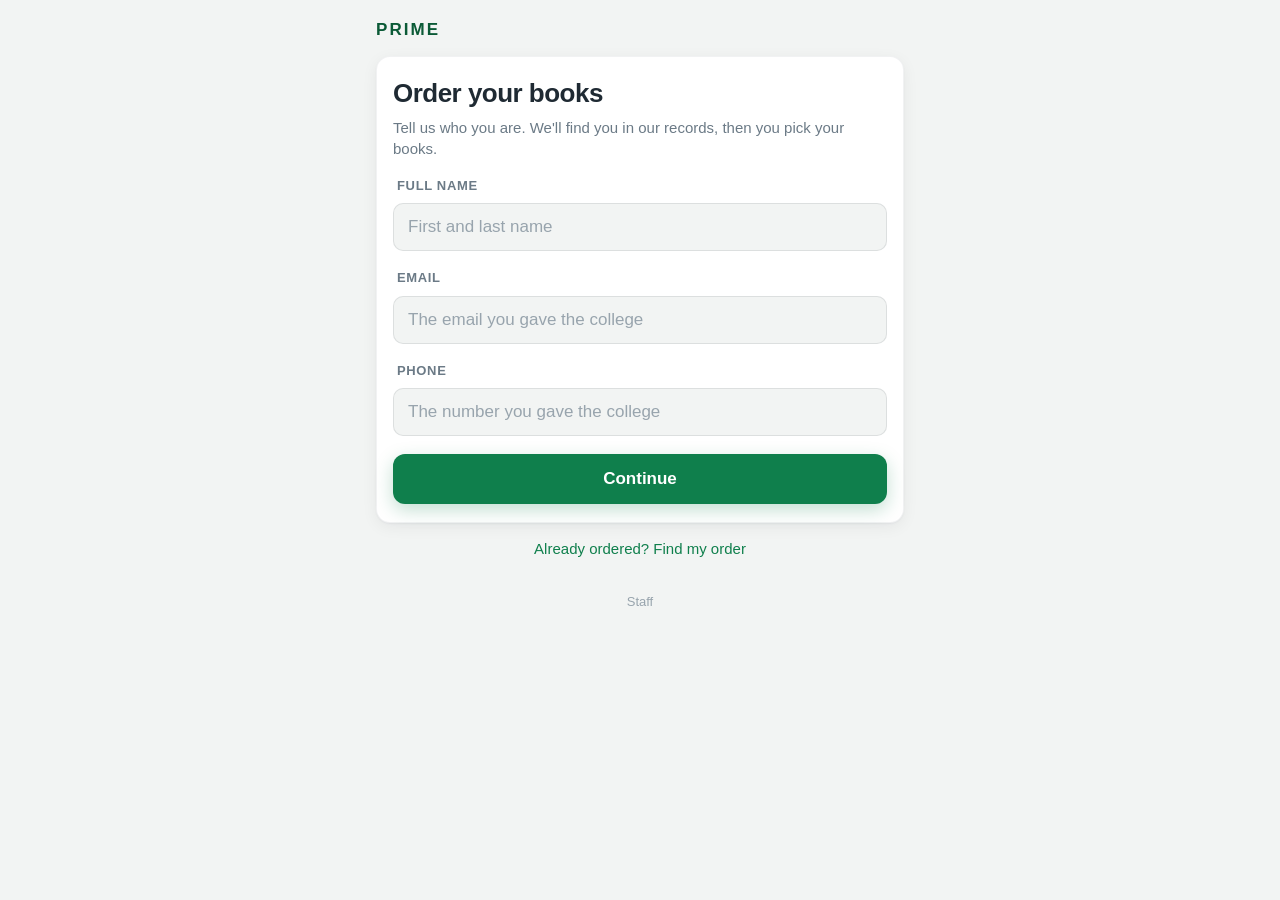
<file: index.html>
<!DOCTYPE html>
<html lang="en">
<head>
<base target="_top">
<meta charset="utf-8">
<meta name="viewport" content="width=device-width, initial-scale=1">
<title>PRIME Book Orders</title>
<meta name="theme-color" content="#1F4E33">
<link rel="icon" href="staff/icons/icon-192.png" type="image/png">
<link rel="apple-touch-icon" href="staff/icons/apple-touch-icon.png">
<style>
  /* Student page — iOS structure, CAS palette */
  :root { --accent:#0f7f4c; --accent-soft:#e6f4ed; --accent-ink:#0b5a36; --bg:#f2f4f3; --panel:#fff; --ink:#1f2a33; --muted:#6b7a86; --faint:#98a4ad;
          --line:rgba(31,42,51,.10); --line-soft:rgba(31,42,51,.06); --red:#c62828; --amber:#9a6700; --amber-bg:#fff4d6; --blue:#2f6fe0; --blue-bg:#e8f0fa; --grey-bg:#eef1f0;
          --shadow:0 1px 2px rgba(16,24,40,.04), 0 4px 16px rgba(16,24,40,.06); --r:14px; --r-sm:10px;
          --font:-apple-system,BlinkMacSystemFont,"SF Pro Text","Segoe UI",Roboto,Helvetica,Arial,sans-serif; --mono:ui-monospace,"SF Mono",Menlo,Consolas,monospace; }
  @media (prefers-color-scheme: dark) { :root { --bg:#0e1412; --panel:#171d1a; --ink:#eef2f0; --muted:#9aa8a1; --faint:#6f7d76; --line:rgba(255,255,255,.10); --line-soft:rgba(255,255,255,.06);
          --accent-soft:#163a2a; --accent-ink:#9fdcbd; --accent:#2bb673; --amber-bg:#3a2c0a; --amber:#f2c572; --blue-bg:#14233f; --blue:#9cc0ff; --grey-bg:#262d2a; --shadow:0 1px 2px rgba(0,0,0,.4), 0 4px 16px rgba(0,0,0,.35); } }
  * { box-sizing:border-box; -webkit-tap-highlight-color:transparent; }
  body { margin:0; font-family:var(--font); background:var(--bg); color:var(--ink); font-size:17px; line-height:1.4; -webkit-font-smoothing:antialiased; }
  .wrap { max-width:560px; margin:0 auto; padding:calc(12px + env(safe-area-inset-top,0px)) 16px calc(32px + env(safe-area-inset-bottom,0px)); }
  header { display:flex; align-items:center; justify-content:space-between; padding:6px 0 14px; }
  header h1 { font-size:17px; margin:0; font-weight:700; letter-spacing:.12em; color:var(--accent-ink); text-transform:uppercase; }
  header button { font-size:14px; padding:7px 12px; font-weight:600; background:var(--accent-soft); color:var(--accent-ink); border:none; border-radius:999px; }
  .card { background:var(--panel); border:1px solid var(--line-soft); border-radius:var(--r); padding:18px 16px; margin-bottom:14px; box-shadow:var(--shadow); animation:fade .18s ease-out; }
  @keyframes fade { from { opacity:0; transform:translateY(4px); } to { opacity:1; transform:none; } }
  h2 { font-size:26px; letter-spacing:-.02em; margin:0 0 6px; font-weight:700; }
  h3 { font-size:13px; text-transform:uppercase; letter-spacing:.05em; color:var(--muted); margin:20px 4px 8px; font-weight:600; }
  p { margin:6px 0; }
  .muted { color:var(--muted); font-size:15px; }
  label { display:block; font-size:13px; font-weight:600; text-transform:uppercase; letter-spacing:.05em; color:var(--muted); margin:18px 4px 8px; }
  input[type=text], input[type=tel], input[type=email], input[type=number], input[type=password], textarea, select {
    width:100%; font-size:17px; font-family:inherit; padding:13px 14px; border:1px solid var(--line); border-radius:var(--r-sm); background:var(--bg); color:var(--ink); }
  input::placeholder, textarea::placeholder { color:var(--faint); }
  input:focus, textarea:focus { outline:none; border-color:var(--accent); box-shadow:0 0 0 3px rgba(15,127,76,.18); background:var(--panel); }
  textarea { min-height:72px; resize:vertical; }
  .check { display:flex; align-items:flex-start; gap:14px; padding:14px; border:1px solid var(--line); border-radius:12px; margin-top:8px; cursor:pointer; text-transform:none; letter-spacing:0; font-size:17px; font-weight:500; color:var(--ink); transition:border-color .15s, background .15s; }
  .check:has(input:checked) { border-color:var(--accent); background:var(--accent-soft); }
  .check input { width:24px; height:24px; margin:0; flex:none; accent-color:var(--accent); }
  .check small { display:block; font-size:13px; font-weight:400; margin-top:2px; }
  .check .price { margin-left:auto; font-weight:700; white-space:nowrap; font-variant-numeric:tabular-nums; }
  button { font-size:17px; padding:13px 16px; border-radius:12px; border:none; background:var(--accent-soft); color:var(--accent-ink); cursor:pointer; font-family:inherit; font-weight:600; }
  button:active { opacity:.7; }
  button.primary { background:var(--accent); color:#fff; width:100%; margin-top:18px; box-shadow:0 6px 18px rgba(15,127,76,.25); padding:15px; }
  button.small { font-size:15px; padding:11px 14px; }
  button:disabled { opacity:.45; cursor:default; }
  .row { display:flex; gap:8px; flex-wrap:wrap; margin-top:12px; }
  .row button { flex:1; }
  .total { display:flex; justify-content:space-between; font-size:20px; font-weight:700; margin-top:18px; padding-top:14px; border-top:1px solid var(--line-soft); font-variant-numeric:tabular-nums; }
  .badge { display:inline-block; font-size:12px; font-weight:700; padding:4px 10px; border-radius:999px; white-space:nowrap; }
  .b-new { background:var(--grey-bg); color:var(--muted); }
  .b-sent { background:var(--amber-bg); color:var(--amber); }
  .b-ready { background:var(--accent-soft); color:var(--accent-ink); }
  .b-picked { background:var(--blue-bg); color:var(--blue); }
  .b-cancel { background:var(--grey-bg); color:var(--faint); }
  .code { font-family:var(--mono); font-size:40px; letter-spacing:8px; font-weight:700; text-align:center; padding:22px 16px 22px 24px; background:var(--accent-soft); color:var(--accent-ink); border-radius:14px; margin:12px 0; }
  .copybox { font-family:var(--mono); background:var(--bg); border:1px solid var(--line); border-radius:10px; padding:10px 12px; font-size:15px; word-break:break-all; display:flex; justify-content:space-between; align-items:center; gap:8px; margin:8px 0; }
  .copybox button { flex:none; padding:8px 12px; font-size:14px; transition: background .15s, color .15s; }
  .copybox button.copied, .small.copied { background:#0f7f4c !important; color:#fff !important; border-color:#0f7f4c !important; }
  .copybox.copied { border-color:#0f7f4c; background:#e6f4ed; }
  .steps { padding-left:20px; margin:8px 0; }
  .steps li { margin:8px 0; }
  .error { color:var(--red); font-size:14px; margin:12px 4px 0; font-weight:500; }
  .success { color:var(--accent-ink); font-size:15px; margin-top:10px; font-weight:500; }
  .hidden { display:none !important; }
  .order { border-top:1px solid var(--line-soft); padding:14px 0; }
  .order:first-child { border-top:none; padding-top:0; }
  .order .top { display:flex; justify-content:space-between; align-items:baseline; gap:8px; }
  .order .name { font-weight:700; font-size:17px; }
  .link { color:var(--accent); background:none; border:none; padding:0; font-size:15px; font-weight:500; }
  .center { text-align:center; }
  .spinner { text-align:center; padding:32px; color:var(--muted); }
  @media (prefers-reduced-motion: reduce) { .card { animation:none; } }
</style>
</head>
<body>
<div class="wrap">
  <header>
    <h1 id="brand">PRIME</h1>
  </header>

  <div id="loading" class="spinner">Loading…</div>

  <!-- ================= STUDENT: order form (3 steps) ================= -->
  <section id="v-order" class="hidden">
    <div class="card" id="step-who">
      <h2>Order your books</h2>
      <p class="muted">Tell us who you are. We'll find you in our records, then you pick your books.</p>
      <label for="f-name">Full name</label>
      <input id="f-name" type="text" autocomplete="name" placeholder="First and last name">
      <label for="f-email">Email</label>
      <input id="f-email" type="email" autocomplete="email" inputmode="email" placeholder="The email you gave the college">
      <label for="f-phone">Phone</label>
      <input id="f-phone" type="tel" autocomplete="tel" inputmode="tel" placeholder="The number you gave the college">
      <div id="f-error" class="error hidden"></div>
      <button class="primary" id="f-find" onclick="findMe()">Continue</button>
    </div>

    <div class="card hidden" id="step-confirm">
      <h2>Is this you?</h2>
      <div id="f-matches"></div>
      <div class="row"><button class="small" onclick="backToWho()">No, go back</button></div>
    </div>

    <div class="card hidden" id="step-books">
      <div class="muted" id="f-whoami"></div>
      <h3>Books</h3>
      <label class="check"><input type="checkbox" id="f-sorrentino" onchange="recalc()"><span>Sorrentino textbook<br><small class="muted" id="s-sorrentino"></small></span><span class="price" id="p-sorrentino"></span></label>
      <label class="check"><input type="checkbox" id="f-palliative" onchange="recalc()"><span>Palliative textbook + workbook (bundle)<br><small class="muted" id="s-palliative"></small></span><span class="price" id="p-palliative"></span></label>
      <label for="f-note">Note (optional)</label>
      <textarea id="f-note" placeholder="Anything we should know"></textarea>
      <div class="total"><span>To pay</span><span id="f-total">$0</span></div>
      <div id="f-error2" class="error hidden"></div>
      <button class="primary" id="f-submit" onclick="submitOrder()">Place order</button>
      <div class="row"><button class="small" onclick="backToWho()">Change my details</button></div>
    </div>
    <p class="center"><button class="link" onclick="go('find')">Already ordered? Find my order</button></p>
  </section>

  <!-- ================= STUDENT: find my order ================= -->
  <section id="v-find" class="hidden">
    <div class="card">
      <h2>Find my order</h2>
      <label for="s-contact">Email or phone you ordered with</label>
      <input id="s-contact" type="text" autocomplete="email">
      <label for="s-name">Full name</label>
      <input id="s-name" type="text" placeholder="As you typed it when ordering">
      <div id="s-error" class="error hidden"></div>
      <button class="primary" onclick="findMine()">Find</button>
      <div id="s-results"></div>
    </div>
    <p class="center"><button class="link" onclick="go('order')">Place a new order</button></p>
  </section>

  <!-- ================= STUDENT: order status ================= -->
  <section id="v-status" class="hidden">
    <div class="card">
      <div style="display:flex;justify-content:space-between;align-items:center;gap:8px">
        <h2 style="margin:0">Order #<span id="o-no"></span></h2>
        <span id="o-badge" class="badge"></span>
      </div>
      <p class="muted" id="o-summary"></p>
      <div id="o-body"></div>
      <p class="muted" style="margin-top:14px">Save this page. Bookmark it or copy the link; it updates by itself.</p>
      <div class="row"><button class="small" onclick="refreshStatus()">Refresh</button><button class="small" onclick="copyText(orderLink(), this)">Copy my link</button></div>
      <div id="o-error" class="error hidden"></div>
    </div>
    <p class="center"><button class="link" onclick="go('order')">Place another order</button></p>
  </section>

  <p class="center" style="margin-top:28px"><a href="staff/" style="font-size:13px;color:var(--faint);text-decoration:none">Staff</a></p>
</div>

<script src="config.js"></script>
<script>
  /* Runs outside Google Apps Script: same page, but google.script.run becomes a fetch() to the API. */
  (function () {
    var API = (window.PRIME_CONFIG && window.PRIME_CONFIG.api) || '';
    function make(ok, fail) {
      var api = { withSuccessHandler: function (f) { return make(f, fail); }, withFailureHandler: function (f) { return make(ok, f); } };
      return new Proxy(api, { get: function (t, name) { if (name in t) return t[name]; return function () {
        var args = Array.prototype.slice.call(arguments);
        if (!API) { fail && fail(new Error('This page is not connected to the order system yet.')); return; }
        fetch(API, { method: 'POST', headers: { 'Content-Type': 'text/plain;charset=utf-8' }, body: JSON.stringify({ fn: name, args: args }), redirect: 'follow' })
          .then(function (r) { if (!r.ok) throw new Error('Server error (' + r.status + ')'); return r.json(); })
          .then(function (j) { if (j && j.ok) ok && ok(j.result); else fail && fail(new Error((j && j.error) || 'Unexpected reply')); })
          .catch(function (e) { fail && fail(e); });
      }; } });
    }
    var params = {}; new URLSearchParams(location.search).forEach(function (v, k) { params[k] = v; });
    window.google = { script: { run: make(null, null), history: { replaceState: function (s, p) { var q = Object.keys(p || {}).map(function (k) { return k + '=' + encodeURIComponent(p[k]); }).join('&'); history.replaceState(null, '', location.pathname + (q ? '?' + q : '')); } } } };
    window.__INITIAL__ = params; window.__BASE_URL__ = location.origin + location.pathname;
  })();
</script>
<script>
  var INITIAL = window.__INITIAL__;
  var BASE_URL = window.__BASE_URL__;
  var state = { cfg:null, token:null, order:null, poll:null, matches:[], match:null };

  /* ---------- plumbing ---------- */
  function call(fn) {
    var args = Array.prototype.slice.call(arguments, 1);
    return new Promise(function (resolve, reject) {
      var runner = google.script.run.withSuccessHandler(resolve).withFailureHandler(function (e) { reject(e); });
      runner[fn].apply(runner, args);
    });
  }
  function $(id) { return document.getElementById(id); }
  function esc(s) { return String(s == null ? '' : s).replace(/[&<>"']/g, function (c) { return ({'&':'&amp;','<':'&lt;','>':'&gt;','"':'&quot;',"'":'&#39;'})[c]; }); }
  function money(n) { return '$' + Number(n || 0).toLocaleString('en-CA'); }
  function when(iso) { if (!iso) return ''; var d = new Date(iso); if (isNaN(d)) return String(iso); return d.toLocaleString('en-CA', { month:'short', day:'numeric', hour:'numeric', minute:'2-digit' }); }
  function showErr(id, msg) { var el = $(id); el.textContent = msg; el.classList.toggle('hidden', !msg); }
  function items(o) { var a = []; if (o.sorrentino) a.push('Sorrentino'); if (o.palliative) a.push('Palliative bundle'); return a.join(' + '); }
  function badge(o) {
    var cls = { NEW:'b-new', SENT:'b-sent', READY:'b-ready', PICKED_UP:'b-picked', CANCELLED:'b-cancel' }[o.status] || 'b-cancel';
    var txt = { NEW:'Waiting for payment', SENT:'Payment sent', READY:'Ready for pickup', PICKED_UP:'Picked up', CANCELLED:'Cancelled' }[o.status] || o.status;
    return '<span class="badge ' + cls + '">' + esc(txt) + '</span>';
  }
  function copyText(text, btn) {
    var done = function () {
      if (!btn) return;
      var t = btn.textContent, box = btn.closest ? btn.closest('.copybox') : null;
      btn.textContent = '\u2713 Copied'; btn.classList.add('copied'); if (box) box.classList.add('copied');
      setTimeout(function () { btn.textContent = t; btn.classList.remove('copied'); if (box) box.classList.remove('copied'); }, 1800);
    };
    var fallback = function () {
      var ta = document.createElement('textarea'); ta.value = text; ta.setAttribute('readonly', ''); ta.style.position = 'absolute'; ta.style.left = '-9999px';
      document.body.appendChild(ta); ta.select(); var ok = false;
      try { ok = document.execCommand('copy'); } catch (e) {}
      document.body.removeChild(ta);
      if (ok) done(); else if (btn) { btn.textContent = text; }
    };
    if (navigator.clipboard && navigator.clipboard.writeText) navigator.clipboard.writeText(text).then(done, fallback);
    else fallback();
  }
  function etrMessage(o) { return 'Order ' + o.orderNo + ' \u00b7 ' + (o.name || '') + (o.phone ? ' \u00b7 ' + o.phone : ''); }
  function stopPoll() { if (state.poll) { clearInterval(state.poll); state.poll = null; } }
  function orderLink() { return (BASE_URL || location.href.split('?')[0].split('#')[0]) + '?o=' + encodeURIComponent(state.token || ''); }
  function setUrlParams(params) {
    try {
      if (window.google && google.script && google.script.history) google.script.history.replaceState(null, params, '');
      else { var q = Object.keys(params).map(function (k) { return k + '=' + encodeURIComponent(params[k]); }).join('&'); history.replaceState(null, '', location.pathname + (q ? '?' + q : '')); }
    } catch (e) {}
  }

  var VIEWS = ['order', 'find', 'status'];
  function go(view) {
    stopPoll();
    VIEWS.forEach(function (v) { $('v-' + v).classList.toggle('hidden', v !== view); });
    $('loading').classList.add('hidden');
    if (view === 'status') startPoll();
    else setUrlParams({});
    window.scrollTo(0, 0);
  }

  /* ---------- student: order form ---------- */
  function showStep(id) { ['step-who', 'step-confirm', 'step-books'].forEach(function (x) { $(x).classList.toggle('hidden', x !== id); }); window.scrollTo(0, 0); }
  function backToWho() { state.match = null; showStep('step-who'); }
  function findMe() {
    showErr('f-error', '');
    var name = $('f-name').value.trim(), email = $('f-email').value.trim(), phone = $('f-phone').value.trim();
    if (!name) return showErr('f-error', 'Enter your full name.');
    if (!email && !phone) return showErr('f-error', 'Enter your email or your phone number.');
    var btn = $('f-find'); btn.disabled = true; btn.textContent = 'Looking you up…';
    call('findStudent', email, phone).then(function (r) {
      btn.disabled = false; btn.textContent = 'Continue';
      if (!r.found) return showErr('f-error', 'We couldn\'t find that email or phone number in our records. Check for typos, or ask reception to update your contact details.');
      state.matches = r.matches;
      if (r.matches.length === 1) return chooseMatch(0);
      $('f-matches').innerHTML = r.matches.map(function (m, i) {
        return '<div class="order"><div class="name">' + esc(m.name) + '</div><div class="muted">' + esc(m.batch) + '</div><div class="row"><button class="small" onclick="chooseMatch(' + i + ')">That\'s me</button></div></div>';
      }).join('');
      showStep('step-confirm');
    }).catch(function (e) { btn.disabled = false; btn.textContent = 'Continue'; showErr('f-error', e.message || String(e)); });
  }
  function chooseMatch(i) {
    var m = state.matches[i]; state.match = m;
    $('f-whoami').innerHTML = 'Ordering as <strong>' + esc(m.name) + '</strong> · ' + esc(m.batch) + ' <button class="link" onclick="backToWho()">not you?</button>';
    setBookLine('sorrentino', m.books.sorrentino);
    setBookLine('palliative', m.books.palliative);
    $('f-sorrentino').checked = false; $('f-palliative').checked = false;
    recalc(); showStep('step-books');
  }
  function setBookLine(key, b) {
    var st = $('s-' + key), pr = $('p-' + key);
    if (b.status === 'included') { st.textContent = 'Included in your fees'; pr.textContent = 'Included'; }
    else if (b.status === 'paid') { st.textContent = 'Our records show this was already paid' + (b.paidOn ? ' on ' + b.paidOn : '') + '. Order only if you still need the book.'; pr.textContent = money(b.price); }
    else { st.textContent = ''; pr.textContent = money(b.price); }
  }
  function recalc() {
    var m = state.match; if (!m) return;
    var t = ($('f-sorrentino').checked ? m.books.sorrentino.price : 0) + ($('f-palliative').checked ? m.books.palliative.price : 0);
    $('f-total').textContent = money(t);
  }
  function submitOrder() {
    showErr('f-error2', '');
    var form = { name:$('f-name').value, email:$('f-email').value, phone:$('f-phone').value, note:$('f-note').value,
                 sorrentino:$('f-sorrentino').checked, palliative:$('f-palliative').checked, matchKey: state.match ? state.match.key : '' };
    if (!form.sorrentino && !form.palliative) return showErr('f-error2', 'Choose at least one book.');
    var btn = $('f-submit'); btn.disabled = true; btn.textContent = 'Placing order…';
    call('createOrder', form).then(function (o) {
      btn.disabled = false; btn.textContent = 'Place order';
      showOrder(o);
    }).catch(function (e) { btn.disabled = false; btn.textContent = 'Place order'; showErr('f-error2', e.message || String(e)); });
  }

  /* ---------- student: status page ---------- */
  function showOrder(o) {
    state.order = o; state.token = o.token;
    setUrlParams({ o: o.token });
    // The status page needs the e-transfer email from config; wait for it (already loaded in the background).
    cfgReady.then(function () { renderOrder(); go('status'); });
  }
  function renderOrder() {
    var o = state.order, cfg = state.cfg;
    $('o-no').textContent = o.orderNo;
    $('o-badge').outerHTML = badge(o).replace('class="badge', 'id="o-badge" class="badge');
    $('o-summary').textContent = o.name + ' · ' + o.batch + ' · ' + items(o) + ' · ' + (o.included ? 'included in fees' : money(o.amount));
    var h = '';
    if ((o.status === 'NEW' || o.status === 'SENT') && o.included) {
      h += '<h3>Your books are included in your fees</h3><p>Nothing to pay. The office will confirm your order and your pickup code will appear here, usually the same day.</p>';
    } else if (o.status === 'NEW' || o.status === 'SENT') {
      h += '<h3>Send your e-transfer</h3><ol class="steps">' +
        '<li>Send <strong>' + money(o.amount) + '</strong> by Interac e-transfer to:' +
        '<div class="copybox"><span>' + esc(cfg.etransferEmail) + '</span><button class="small" onclick="copyText(\'' + esc(cfg.etransferEmail) + '\', this)">Copy</button></div></li>' +
        '<li>In the transfer <strong>message</strong>, paste this (your name and phone help us match it):' +
        '<div class="copybox"><span id="etr-msg">' + esc(etrMessage(o)) + '</span><button class="small" onclick="copyText(document.getElementById(\'etr-msg\').textContent, this)">Copy</button></div></li>' +
        '<li>Come back here and tap the button below.</li></ol>';
      if (o.status === 'NEW') h += '<button class="primary" onclick="markSent()">I\'ve sent the e-transfer</button>';
      else h += '<p class="success">Thanks. Sent ' + esc(when(o.sentAt)) + '. Your pickup code will appear here once the payment is confirmed (usually the same day).</p>';
    } else if (o.status === 'READY') {
      h += '<h3>Your pickup code</h3><div class="code">' + esc(o.pickupCode) + '</div><p>' + esc(cfg.pickupNote) + '</p>';
    } else if (o.status === 'PICKED_UP') {
      h += '<p class="success">Picked up ' + esc(when(o.pickedUpAt)) + '. Enjoy your books.</p>';
    } else if (o.status === 'CANCELLED') {
      h += '<p>This order was cancelled. If that\'s a mistake, talk to reception.</p>';
    }
    $('o-body').innerHTML = h;
  }
  function markSent() {
    showErr('o-error', '');
    call('markSent', state.token).then(function (o) { state.order = o; renderOrder(); }).catch(function (e) { showErr('o-error', e.message || String(e)); });
  }
  function refreshStatus() {
    if (!state.token) return;
    call('getOrder', state.token).then(function (o) { if (o) { state.order = o; renderOrder(); showErr('o-error', ''); } })
      .catch(function (e) { showErr('o-error', 'Could not refresh: ' + (e.message || e)); });
  }
  function startPoll() { stopPoll(); state.poll = setInterval(refreshStatus, 20000); }

  /* ---------- student: find my order ---------- */
  function findMine() {
    showErr('s-error', ''); $('s-results').innerHTML = '';
    call('findOrders', $('s-contact').value, $('s-name').value).then(function (list) {
      $('s-results').innerHTML = '<h3>Your orders</h3>' + list.map(function (o) {
        return '<div class="order"><div class="top"><span class="name">#' + o.orderNo + ' · ' + esc(items(o)) + '</span>' + badge(o) + '</div>' +
          '<div class="muted">' + esc(when(o.createdAt)) + ' · ' + money(o.amount) + '</div>' +
          '<div class="row"><button class="small" onclick="openFound(\'' + esc(o.token) + '\')">Open</button></div></div>';
      }).join('');
    }).catch(function (e) { showErr('s-error', e.message || String(e)); });
  }
  function openFound(token) { call('getOrder', token).then(function (o) { if (o) showOrder(o); }); }

  /* ---------- boot ---------- */
  function applyConfig(cfg) {
    state.cfg = cfg;
    $('brand').textContent = cfg.schoolName || 'PRIME';
    document.title = (cfg.schoolName ? cfg.schoolName + ' ' : '') + 'Book orders';
  }
  // Config (e-transfer email, pickup note) loads in the background so the form appears instantly,
  // even while the server is cold-starting. Retries once; falls back to safe defaults.
  state.cfg = { schoolName: 'PRIME', etransferEmail: '', pickupNote: 'Show this code at reception to pick up your books.' };
  var cfgReady = call('getPublicConfig').catch(function () { return call('getPublicConfig'); })
    .then(function (cfg) { if (cfg) applyConfig(cfg); return state.cfg; })
    .catch(function () { return state.cfg; });
  function boot() {
    var token = String(INITIAL.o || '').trim();
    if (token) {
      state.token = token;
      call('getOrder', token).then(function (o) { if (o) showOrder(o); else go('order'); }).catch(function () { go('order'); });
    } else go('order');
  }
  boot();
</script>
</body>
</html>
</file>
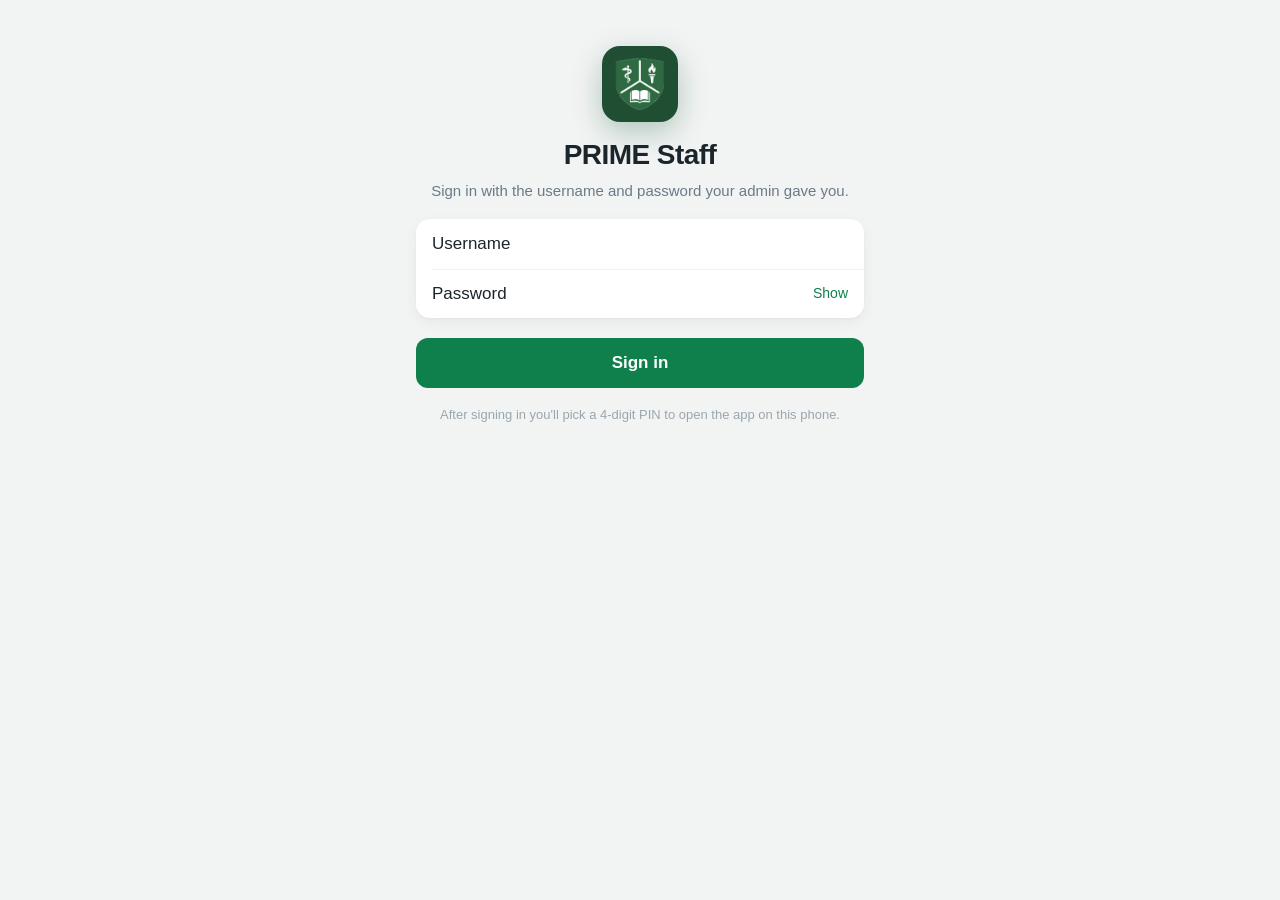
<file: staff/index.html>
<!DOCTYPE html>
<html lang="en">
<head>
<meta charset="utf-8">
<meta name="viewport" content="width=device-width, initial-scale=1, viewport-fit=cover">
<meta name="theme-color" content="#f2f4f3" media="(prefers-color-scheme: light)">
<meta name="theme-color" content="#0e1412" media="(prefers-color-scheme: dark)">
<meta name="apple-mobile-web-app-capable" content="yes">
<meta name="mobile-web-app-capable" content="yes">
<meta name="apple-mobile-web-app-status-bar-style" content="default">
<meta name="apple-mobile-web-app-title" content="PRIME Staff">
<meta name="format-detection" content="telephone=no">
<title>PRIME (Staff)</title>
<link rel="manifest" href="manifest.webmanifest">
<link rel="icon" href="icons/icon-192.png" type="image/png">
<link rel="apple-touch-icon" href="icons/apple-touch-icon.png">
<link rel="stylesheet" href="app.css">
</head>
<body>
<div id="app">

  <!-- ============ boot ============ -->
  <section id="v-boot" class="screen center"><div class="spinner" aria-label="Loading"></div></section>

  <!-- ============ one-time: server link (only if config.js has none) ============ -->
  <section id="v-setup" class="screen auth" hidden>
    <div class="hero"><div class="app-icon" aria-hidden="true"></div><h1>Connect</h1><p class="muted">Paste the order system link from Google Apps Script. It ends in <code>/exec</code>.</p></div>
    <div class="group"><input id="setup-url" class="cell-input" type="url" inputmode="url" placeholder="https://script.google.com/macros/s/…/exec" autocomplete="off" aria-label="Order system link"></div>
    <p id="setup-error" class="error" hidden></p>
    <button id="setup-go" class="btn primary block">Connect</button>
  </section>

  <!-- ============ first run: create the admin account ============ -->
  <section id="v-bootstrap" class="screen auth" hidden>
    <div class="hero"><div class="app-icon" aria-hidden="true"></div><h1>Set up PRIME Staff</h1><p class="muted">Create the admin account. You'll use it to add everyone else.</p></div>
    <div class="group">
      <label class="cell"><span>Setup PIN</span><input id="bs-pin" type="password" inputmode="numeric" autocomplete="off" placeholder="From Settings"></label>
      <label class="cell"><span>Your name</span><input id="bs-name" type="text" autocomplete="name" placeholder="First and last name"></label>
      <label class="cell"><span>Username</span><input id="bs-username" type="text" autocapitalize="none" autocorrect="off" spellcheck="false" autocomplete="username" placeholder="e.g. hsg"></label>
      <label class="cell"><span>Password</span><input id="bs-password" type="password" autocomplete="new-password" placeholder="8+ characters"></label>
      <label class="cell"><span>Confirm</span><input id="bs-password2" type="password" autocomplete="new-password" placeholder="Type it again"></label>
    </div>
    <p class="group-foot">The setup PIN is the admin PIN in the Settings tab of the Book Orders sheet (1234 unless you changed it). It's only used this once.</p>
    <p id="bs-error" class="error" hidden></p>
    <button id="bs-go" class="btn primary block">Create admin account</button>
  </section>

  <!-- ============ sign in ============ -->
  <section id="v-login" class="screen auth" hidden>
    <div class="hero"><div class="app-icon" aria-hidden="true"></div><h1>PRIME Staff</h1><p class="muted">Sign in with the username and password your admin gave you.</p></div>
    <form id="login-form" autocomplete="on" novalidate>
      <div class="group">
        <label class="cell"><span>Username</span><input id="login-username" name="username" type="text" autocapitalize="none" autocorrect="off" spellcheck="false" autocomplete="username" enterkeyhint="next"></label>
        <label class="cell"><span>Password</span><input id="login-password" name="password" type="password" autocomplete="current-password" enterkeyhint="go"><button type="button" class="reveal" data-reveal="login-password" aria-label="Show password">Show</button></label>
      </div>
      <p id="login-error" class="error" hidden></p>
      <button id="login-go" type="submit" class="btn primary block">Sign in</button>
    </form>
    <p class="fineprint center">After signing in you'll pick a 4-digit PIN to open the app on this phone.</p>
  </section>

  <!-- ============ PIN pad (unlock / create / change) ============ -->
  <section id="v-pin" class="screen pin" hidden>
    <div class="pin-head">
      <div id="pin-avatar" class="avatar xl" aria-hidden="true"></div>
      <h1 id="pin-title">Enter your PIN</h1>
      <p id="pin-sub" class="muted"></p>
    </div>
    <div id="pin-dots" class="pin-dots" aria-live="polite"><i></i><i></i><i></i><i></i></div>
    <p id="pin-error" class="error center" hidden></p>
    <div class="keypad" id="keypad">
      <button data-key="1">1</button><button data-key="2">2<small>ABC</small></button><button data-key="3">3<small>DEF</small></button>
      <button data-key="4">4<small>GHI</small></button><button data-key="5">5<small>JKL</small></button><button data-key="6">6<small>MNO</small></button>
      <button data-key="7">7<small>PQRS</small></button><button data-key="8">8<small>TUV</small></button><button data-key="9">9<small>WXYZ</small></button>
      <span></span><button data-key="0">0</button><button data-key="del" class="del" aria-label="Delete">&#9003;</button>
    </div>
    <p class="center"><button id="pin-alt" class="link"></button></p>
  </section>

  <!-- ============ the app ============ -->
  <section id="v-main" class="main" hidden>
    <header class="nav" id="nav">
      <div class="nav-left" id="nav-left"></div>
      <div class="nav-title" id="nav-title"></div>
      <div class="nav-right" id="nav-right"></div>
    </header>
    <div id="practice-bar" class="practice-bar" hidden><b>Practice mode</b> · nothing made now counts: no stock, pings or emails. Wipe it under Admin.</div>
    <div id="offline" class="offline" hidden>You're offline. Changes will work again when you're back online.</div>
    <main id="page" class="page"></main>
    <div id="drawer" class="drawer" hidden>
      <div class="drawer-scrim" data-act="drawer-close"></div>
      <aside class="drawer-panel" aria-label="Menu">
        <div class="drawer-head"><span class="brand"><i></i>PRIME</span><button class="nav-btn" data-act="drawer-close" aria-label="Close menu">&times;</button></div>
        <div class="drawer-who" id="drawer-who"></div>
        <nav class="tabbar" id="tabbar" aria-label="Sections"></nav>
      </aside>
    </div>
  </section>

  <!-- ============ overlays ============ -->
  <div id="dlg" class="dlg" hidden role="dialog" aria-modal="true"></div>
  <div id="toast" class="toast" role="status" aria-live="polite" hidden></div>
</div>
<script src="receipt.js"></script>
<script src="xlsx.js" defer></script>
<script src="rmimport.js" defer></script>
<script src="../config.js"></script>
<script src="app.js"></script>
</body>
</html>
</file>
<file: staff/app.css>
/* PRIME Staff v2 — iOS structure, CAS palette. */
:root {
  --accent: #0f7f4c; --accent-press: #0c6b40; --accent-soft: #e6f4ed; --accent-ink: #0b5a36;
  --bg: #f2f4f3; --panel: #ffffff; --panel-2: #f7f9f8; --fill: rgba(118,128,124,.12);
  --ink: #1b252c; --muted: #6b7a86; --faint: #9aa6ae;
  --sep: rgba(60,70,80,.14); --line-soft: rgba(31,42,51,.06);
  --red: #d0342c; --red-soft: #fdecea; --amber: #9a6100; --amber-soft: #fff3d6; --blue: #2f6fe0; --blue-soft: #e8f0fb; --grey-soft: #eef1f0;
  --shadow: 0 1px 2px rgba(16,24,40,.04), 0 4px 14px rgba(16,24,40,.05);
  --shadow-lg: 0 18px 50px rgba(16,24,40,.22);
  --r: 14px; --r-sm: 10px;
  --safe-t: env(safe-area-inset-top, 0px); --safe-b: env(safe-area-inset-bottom, 0px);
  --tabbar-h: 56px;
  --font: -apple-system, BlinkMacSystemFont, "SF Pro Text", "Segoe UI", Roboto, Helvetica, Arial, sans-serif;
  --mono: ui-monospace, "SF Mono", Menlo, Consolas, monospace;
  color-scheme: light;
}
@media (prefers-color-scheme: dark) {
  :root { --bg: #0e1412; --panel: #1a211e; --panel-2: #222a26; --fill: rgba(150,160,155,.16);
    --ink: #eef2f0; --muted: #9eaba5; --faint: #6f7d76; --sep: rgba(255,255,255,.12); --line-soft: rgba(255,255,255,.06);
    --accent: #2fb877; --accent-press: #27a068; --accent-soft: #173a2a; --accent-ink: #a3e0c1;
    --red: #ff6b61; --red-soft: #3b1e1c; --amber: #f3c16b; --amber-soft: #392b0c; --blue: #8fb6ff; --blue-soft: #16243d; --grey-soft: #262e2a;
    --shadow: 0 1px 2px rgba(0,0,0,.5); --shadow-lg: 0 18px 50px rgba(0,0,0,.6); color-scheme: dark; }
  @supports not (background: color-mix(in srgb, red 50%, blue)) { .nav { background: rgba(14,20,18,.92); } .tabbar { background: rgba(26,33,30,.94); } }
}

* { box-sizing: border-box; -webkit-tap-highlight-color: transparent; }
html, body { margin: 0; min-height: 100%; background: var(--bg); }
body { font-family: var(--font); color: var(--ink); font-size: 17px; line-height: 1.38; -webkit-font-smoothing: antialiased; -webkit-text-size-adjust: 100%; overscroll-behavior-y: none; }
[hidden] { display: none !important; }
button, input, textarea, select { font: inherit; color: inherit; }
button { cursor: pointer; border: none; background: none; padding: 0; }
button:disabled { opacity: .45; cursor: default; }
a { color: var(--accent); text-decoration: none; }
code { font-family: var(--mono); font-size: .88em; background: var(--fill); padding: 1px 6px; border-radius: 5px; }
.muted { color: var(--muted); }
.faint { color: var(--faint); }
.center { text-align: center; }
.error { color: var(--red); font-size: 14px; font-weight: 500; margin: 10px 4px 0; }
.fineprint { font-size: 13px; color: var(--faint); margin: 18px 12px; }

/* ---------- buttons ---------- */
.btn { display: inline-flex; align-items: center; justify-content: center; gap: 8px; min-height: 44px; padding: 11px 18px; border-radius: 12px; font-weight: 600; font-size: 16px;
       background: var(--accent-soft); color: var(--accent-ink); transition: transform .08s ease, background .15s; }
.btn:active:not(:disabled) { transform: scale(.98); }
.btn.primary { background: var(--accent); color: #fff; }
.btn.primary:active:not(:disabled) { background: var(--accent-press); }
.btn.danger { background: var(--red-soft); color: var(--red); }
.btn.plain { background: transparent; color: var(--accent); padding-left: 8px; padding-right: 8px; }
.btn.block { display: flex; width: 100%; margin-top: 20px; min-height: 50px; font-size: 17px; }
.btn svg { width: 18px; height: 18px; flex: none; }
.btn.small { min-height: 34px; padding: 6px 12px; font-size: 14px; border-radius: 9px; }
.link { color: var(--accent); font-size: 15px; font-weight: 500; padding: 8px; }
.link.danger { color: var(--red); }

/* ---------- auth screens ---------- */
.screen { max-width: 480px; margin: 0 auto; padding: calc(20px + var(--safe-t)) 16px calc(28px + var(--safe-b)); animation: fade .2s ease-out; }
.screen.center { display: flex; align-items: center; justify-content: center; min-height: 80vh; }
@keyframes fade { from { opacity: 0; transform: translateY(6px); } to { opacity: 1; transform: none; } }
.hero { text-align: center; padding: 26px 8px 18px; }
.hero h1 { font-size: 28px; letter-spacing: -.02em; margin: 14px 0 6px; }
.hero .muted { font-size: 15px; margin: 0; }
.app-icon { width: 76px; height: 76px; margin: 0 auto; border-radius: 18px; background: url(icons/apple-touch-icon.png) center/cover, #1F4E33; box-shadow: 0 10px 30px rgba(15,80,50,.28); }

/* ---------- grouped inset lists (iOS Settings) ---------- */
.group { background: var(--panel); border-radius: var(--r); overflow: hidden; box-shadow: var(--shadow); }
.group + .group { margin-top: 18px; }
.group-head { font-size: 13px; font-weight: 500; text-transform: uppercase; letter-spacing: .04em; color: var(--muted); margin: 26px 16px 7px; }
.group-foot { font-size: 13px; color: var(--muted); margin: 7px 16px 0; line-height: 1.4; }
.cell { display: flex; align-items: center; gap: 12px; min-height: 48px; padding: 0 16px; position: relative; text-transform: none; letter-spacing: 0; font-size: 17px; color: var(--ink); margin: 0; font-weight: 400; }
.cell + .cell::before, .row + .row::before { content: ""; position: absolute; top: 0; left: 16px; right: 0; border-top: 1px solid var(--sep); transform: scaleY(.5); transform-origin: top; }
.cell > span:first-child { flex: 0 0 104px; color: var(--ink); }
.cell input, .cell textarea, .cell select { flex: 1; min-width: 0; border: none; outline: none; background: transparent; padding: 13px 0; font-size: 17px; text-align: left; }
.cell textarea { resize: none; min-height: 70px; padding-top: 13px; }
.cell input::placeholder, .cell textarea::placeholder { color: var(--faint); }
.cell.stack { flex-direction: column; align-items: stretch; gap: 0; padding-top: 10px; }
.cell.stack > span:first-child { flex: none; font-size: 13px; color: var(--muted); }
.cell.stack input, .cell.stack textarea { padding-top: 4px; }
.cell-input { width: 100%; border: none; outline: none; background: transparent; padding: 14px 16px; font-size: 17px; }
.reveal { font-size: 14px; color: var(--accent); font-weight: 500; padding: 8px 0 8px 8px; }

.row { display: flex; align-items: center; gap: 12px; min-height: 50px; padding: 10px 16px; position: relative; width: 100%; text-align: left; font-size: 17px; background: transparent; }
button.row:active, a.row:active { background: var(--fill); }
.row .grow { flex: 1; min-width: 0; }
.row .title { display: block; }
.row .sub { display: block; font-size: 14px; color: var(--muted); margin-top: 1px; overflow: hidden; text-overflow: ellipsis; }
.row .value { color: var(--muted); font-size: 16px; text-align: right; max-width: 55%; overflow: hidden; text-overflow: ellipsis; white-space: nowrap; }
.row .chev { color: var(--faint); flex: none; display: flex; }
.row .chev svg { width: 14px; height: 14px; }
.row.danger .title { color: var(--red); }
.row.accent .title { color: var(--accent); }
.row .ic { width: 30px; height: 30px; border-radius: 8px; display: flex; align-items: center; justify-content: center; flex: none; color: #fff; background: var(--accent); }
.row .ic svg { width: 18px; height: 18px; }
.ic.blue { background: #3b82f6; } .ic.amber { background: #e59a1a; } .ic.grey { background: #8a969e; } .ic.red { background: #e5484d; } .ic.violet { background: #7c5cd6; }

/* ---------- app frame ---------- */
.main { min-height: 100vh; }
.nav { position: sticky; top: 0; z-index: 20; display: grid; grid-template-columns: 1fr auto 1fr; align-items: center; gap: 8px;
       padding: calc(6px + var(--safe-t)) 8px 6px; min-height: calc(44px + var(--safe-t));
       background: rgba(242,244,243,.9); background: color-mix(in srgb, var(--bg) 80%, transparent); -webkit-backdrop-filter: saturate(180%) blur(20px); backdrop-filter: saturate(180%) blur(20px);
       border-bottom: 1px solid transparent; transition: border-color .2s; }
.nav.scrolled { border-bottom-color: var(--sep); }
.nav-left { display: flex; align-items: center; justify-self: start; min-width: 0; }
.nav-right { display: flex; align-items: center; justify-self: end; gap: 2px; }
.nav-title { font-weight: 600; font-size: 17px; white-space: nowrap; overflow: hidden; text-overflow: ellipsis; max-width: 56vw; transition: opacity .2s; }
.nav.root:not(.scrolled) .nav-title { opacity: 0; }
.nav-back { display: flex; align-items: center; gap: 2px; color: var(--accent); font-size: 17px; padding: 8px 6px; min-height: 44px; }
.nav-back svg { width: 20px; height: 20px; flex: none; }
.nav-back span { white-space: nowrap; overflow: hidden; text-overflow: ellipsis; max-width: 28vw; }
.nav-btn { color: var(--accent); min-width: 44px; min-height: 44px; display: flex; align-items: center; justify-content: center; border-radius: 10px; font-size: 17px; padding: 0 8px; }
.nav-btn svg { width: 22px; height: 22px; }
.nav-btn.spin svg { animation: spin .8s linear infinite; }
.brand { display: flex; align-items: center; gap: 8px; padding-left: 8px; font-weight: 700; letter-spacing: .14em; font-size: 13px; color: var(--accent-ink); }
.brand i { width: 22px; height: 22px; border-radius: 6px; background: url(icons/icon-192.png) center/cover, #1F4E33; }

.page { max-width: 640px; margin: 0 auto; padding: 0 16px calc(28px + var(--safe-b)); animation: fade .18s ease-out; }
.page.sub { padding-top: 8px; }
.large { font-size: 34px; font-weight: 700; letter-spacing: -.025em; margin: 4px 4px 12px; line-height: 1.1; }
/* sits just under the nav bar (57px tall) so it never covers the menu or back button */
.practice-bar { position: sticky; top: calc(57px + var(--safe-t)); z-index: 19; background: #f5c400; color: #1b1b1b; font-size: 13.5px; text-align: center; padding: 6px 14px; border-bottom: 1px solid rgba(0,0,0,.08); }
.chip.test { background: #f5c400; color: #1b1b1b; }
.row.blocked.ov { opacity: 1; } .row.blocked.ov .title::after { content: ' · needs override'; color: var(--amber); font-size: 12.5px; font-weight: 600; }
.cb-num { font-variant-numeric: tabular-nums; font-weight: 700; } .cb-neg { color: var(--red); } .cb-pos { color: var(--accent); }
.cb-head { display: flex; align-items: center; justify-content: space-between; margin: 4px 4px 12px; }
.cb-head .btn.small { min-width: 40px; padding: 6px 10px; }
.offline { max-width: 640px; margin: 8px auto 0; padding: 10px 14px; border-radius: var(--r-sm); background: var(--amber-soft); color: var(--amber); font-size: 14px; font-weight: 500; width: calc(100% - 32px); }

/* side menu (replaces the bottom tab bar) */
.drawer { position: fixed; inset: 0; z-index: 50; }
.drawer-scrim { position: absolute; inset: 0; background: rgba(10,16,14,.38); opacity: 0; transition: opacity .2s ease; }
.drawer-panel { position: absolute; top: 0; bottom: 0; left: 0; width: min(300px, 84vw); background: var(--panel); box-shadow: 8px 0 32px rgba(0,0,0,.18);
  padding: calc(10px + var(--safe-t)) 10px calc(16px + var(--safe-b)); transform: translateX(-104%); transition: transform .22s cubic-bezier(.2,.8,.2,1); overflow-y: auto; display: flex; flex-direction: column; }
.drawer.open .drawer-scrim { opacity: 1; } .drawer.open .drawer-panel { transform: none; }
.drawer-head { display: flex; align-items: center; justify-content: space-between; padding: 0 2px 6px 0; }
.drawer-head .nav-btn { font-size: 30px; color: var(--muted); }
.drawer-who { padding: 8px 12px 14px; display: flex; flex-direction: column; gap: 2px; border-bottom: 1px solid var(--sep); margin-bottom: 8px; }
.drawer-who b { font-size: 17px; } .drawer-who span { font-size: 13.5px; color: var(--muted); }
.tabbar { display: flex; flex-direction: column; gap: 2px; }
.tabbar button { display: flex; align-items: center; gap: 14px; width: 100%; min-height: 50px; padding: 0 12px; border-radius: 12px; color: var(--ink); font-size: 17px; font-weight: 500; position: relative; text-align: left; }
.tabbar button svg { width: 24px; height: 24px; color: var(--muted); flex: none; }
.tabbar button .lbl { flex: 1; }
.tabbar button.active { background: var(--accent-soft); color: var(--accent-ink); font-weight: 600; } .tabbar button.active svg { color: var(--accent); }
.tabbar button:active { background: var(--bg); }
.tabbar .badge { min-width: 20px; height: 20px; padding: 0 6px; border-radius: 10px; background: var(--red); color: #fff; font-size: 12px; font-weight: 700; display: flex; align-items: center; justify-content: center; }
.drawer-sep { height: 1px; background: var(--sep); margin: 8px 6px; }
.tabbar .drawer-lock { color: var(--muted); }
.nav-menu { margin-left: -4px; }

/* ---------- segmented control + search ---------- */
.seg { display: flex; padding: 2px; background: var(--fill); border-radius: 9px; margin: 0 0 10px; }
.seg button { flex: 1; padding: 7px 6px; border-radius: 7px; font-size: 13.5px; font-weight: 600; color: var(--ink); display: flex; align-items: center; justify-content: center; gap: 5px; white-space: nowrap; transition: background .15s, box-shadow .15s; }
.seg button.on { background: var(--panel); box-shadow: 0 1px 3px rgba(0,0,0,.12), 0 1px 1px rgba(0,0,0,.04); }
.seg .n { font-size: 11.5px; min-width: 18px; padding: 0 5px; border-radius: 9px; background: var(--accent); color: #fff; line-height: 18px; }
.seg button:not(.on) .n { background: var(--faint); }
.search { display: flex; align-items: center; gap: 6px; background: var(--fill); border-radius: 10px; padding: 0 10px; margin-bottom: 14px; }
.search svg { width: 17px; height: 17px; color: var(--faint); flex: none; }
.search input { flex: 1; border: none; outline: none; background: transparent; padding: 9px 0; font-size: 16px; min-width: 0; }
.search input::-webkit-search-cancel-button { -webkit-appearance: none; }
.search .clear { color: var(--faint); font-size: 15px; padding: 6px; }

/* ---------- banners ---------- */
.banner { display: flex; align-items: center; gap: 10px; padding: 12px 14px; border-radius: var(--r); margin: 0 0 14px; font-size: 15px; font-weight: 500; width: 100%; text-align: left; }
.banner svg { width: 20px; height: 20px; flex: none; }
.banner.red { background: var(--red-soft); color: var(--red); }
.banner.amber { background: var(--amber-soft); color: var(--amber); }
.banner .grow { flex: 1; }

/* ---------- order cards ---------- */
.list { display: flex; flex-direction: column; gap: 12px; }
.card { background: var(--panel); border-radius: var(--r); padding: 15px 16px 14px; box-shadow: var(--shadow); }
.card.cancelled { opacity: .6; }
.c-top { display: flex; justify-content: space-between; align-items: baseline; gap: 12px; }
.c-name { font-size: 18px; font-weight: 700; letter-spacing: -.01em; min-width: 0; overflow: hidden; text-overflow: ellipsis; }
.c-amt { font-size: 18px; font-weight: 700; font-variant-numeric: tabular-nums; white-space: nowrap; }
.c-amt.included { color: var(--accent-ink); font-size: 15px; background: var(--accent-soft); padding: 2px 9px; border-radius: 8px; }
.c-sub { font-size: 15px; color: var(--muted); margin-top: 2px; }
.c-sub.faint { font-size: 13.5px; color: var(--faint); margin-top: 1px; }
.c-status { display: flex; align-items: center; justify-content: space-between; gap: 8px; margin-top: 10px; }
.c-when { font-size: 13px; color: var(--faint); white-space: nowrap; }
.pill { display: inline-flex; align-items: center; gap: 6px; font-size: 12.5px; font-weight: 700; padding: 4px 10px; border-radius: 999px; white-space: nowrap; }
.pill::before { content: ""; width: 7px; height: 7px; border-radius: 50%; background: currentColor; }
.p-new { background: var(--grey-soft); color: var(--muted); }
.p-sent { background: var(--amber-soft); color: var(--amber); }
.p-incl { background: var(--accent-soft); color: var(--accent-ink); }
.p-ready { background: var(--accent-soft); color: var(--accent-ink); }
.p-picked { background: var(--blue-soft); color: var(--blue); }
.p-cancel { background: var(--grey-soft); color: var(--faint); }
.c-hint { font-size: 14.5px; color: var(--muted); margin-top: 10px; line-height: 1.45; }
.c-hint b { color: var(--ink); }
.c-tags { display: flex; flex-wrap: wrap; gap: 6px; margin-top: 10px; }
.tag { font-size: 12.5px; font-weight: 600; padding: 4px 10px; border-radius: 8px; background: var(--amber-soft); color: var(--amber); }
.c-code { display: flex; align-items: center; justify-content: space-between; margin-top: 12px; padding: 10px 12px 10px 14px; border-radius: 12px; background: var(--accent-soft); }
.c-code span { font-size: 13px; font-weight: 600; color: var(--accent-ink); text-transform: uppercase; letter-spacing: .05em; }
.c-code b { font-family: var(--mono); font-size: 26px; letter-spacing: 6px; color: var(--accent-ink); }
.c-act { margin-top: 12px; }
.c-act .btn { width: 100%; min-height: 48px; font-size: 16.5px; }
.more { margin-top: 10px; border-top: 1px solid var(--line-soft); }
.more summary { list-style: none; display: flex; align-items: center; justify-content: space-between; padding: 10px 0 0; font-size: 14px; font-weight: 500; color: var(--accent); cursor: pointer; }
.more summary::-webkit-details-marker { display: none; }
.more summary svg { width: 13px; height: 13px; transition: transform .2s; }
.more[open] summary svg { transform: rotate(90deg); }
.kv { display: grid; grid-template-columns: auto 1fr; gap: 6px 14px; margin: 10px 0 2px; font-size: 14.5px; }
.kv dt { color: var(--muted); }
.kv dd { margin: 0; text-align: right; overflow-wrap: anywhere; }
.more-actions { display: flex; gap: 8px; margin-top: 12px; flex-wrap: wrap; }
.more-actions .btn { flex: 1; min-height: 40px; font-size: 15px; }
.empty { text-align: center; padding: 60px 20px; color: var(--muted); }
.empty svg { width: 44px; height: 44px; color: var(--faint); margin-bottom: 10px; }
.empty strong { display: block; color: var(--ink); font-size: 19px; margin-bottom: 4px; }
.foot { text-align: center; font-size: 12.5px; color: var(--faint); margin: 18px 0 0; }

/* ---------- stock ---------- */
.stock-grid { display: grid; grid-template-columns: 1fr; gap: 12px; }
@media (min-width: 560px) { .stock-grid { grid-template-columns: repeat(2, 1fr); } }
.tile { background: var(--panel); border-radius: var(--r); padding: 16px; box-shadow: var(--shadow); position: relative; }
.t-name { font-size: 15px; font-weight: 600; color: var(--muted); }
.t-num { font-size: 44px; font-weight: 700; letter-spacing: -.03em; font-variant-numeric: tabular-nums; line-height: 1.05; margin-top: 6px; }
.tile.low .t-num { color: var(--red); }
.tile.untracked .t-num { color: var(--faint); }
.t-sub { display: flex; align-items: center; justify-content: space-between; gap: 8px; margin-top: 8px; font-size: 13.5px; color: var(--muted); }
.t-sub .alert-at { color: var(--accent); font-weight: 500; font-size: 13.5px; padding: 4px 0; }
.t-state { font-size: 12px; font-weight: 700; padding: 3px 9px; border-radius: 999px; }
.t-state.ok { background: var(--accent-soft); color: var(--accent-ink); }
.t-state.low { background: var(--red-soft); color: var(--red); }
.t-state.none { background: var(--grey-soft); color: var(--muted); }
.t-actions { display: flex; gap: 8px; margin-top: 14px; }
.t-actions .btn { flex: 1; min-height: 40px; font-size: 15px; padding-left: 6px; padding-right: 6px; }
.t-note { font-size: 12.5px; color: var(--faint); margin-top: 2px; }
.t-state.ordered { background: var(--blue-soft); color: var(--blue); }
.t-order { margin-top: 10px; font-size: 13.5px; color: var(--blue); background: var(--blue-soft); border-radius: 9px; padding: 7px 10px; }
.t-order.late { color: var(--red); background: var(--red-soft); }
.t-order .link { font-size: 13.5px; margin-left: 4px; }
.switch input:disabled + span { opacity: .45; }

/* ---------- GPA books ---------- */
.gpa-title { font-size: 26px; }
.gpa-stock { display: flex; align-items: center; gap: 8px; color: var(--muted); font-size: 15px; margin: 4px 4px 14px; }
.gpa-stock svg { width: 18px; height: 18px; color: var(--faint); }
.gpa-stock.low { color: var(--red); }
.row.gpa-date input[type=date] { border: 1px solid var(--sep); border-radius: 9px; padding: 7px 9px; font-size: 16px; background: var(--panel); color: var(--ink); }
.row.gpa-had { gap: 10px; }
.row.gpa-had .btn.small { min-height: 32px; padding: 5px 10px; font-size: 13.5px; flex: none; }
.gpa-chk { display: flex; }
.gpa-chk input { width: 22px; height: 22px; accent-color: var(--accent); margin: 0; }
.gpa-new { color: var(--accent-ink); font-weight: 600; }
.gpa-back { color: var(--red); font-weight: 600; }
.dlg-label { display: block; margin-top: 12px; font-size: 13.5px; color: var(--muted); }
.dlg-label input { margin-top: 4px; }
.dlg-label select { margin-top: 0; }

/* ---------- admin ---------- */
.stats { display: grid; grid-template-columns: 1fr 1fr; gap: 12px; }
.stat { background: var(--panel); border-radius: var(--r); padding: 14px 14px 12px; box-shadow: var(--shadow); text-align: left; display: block; width: 100%; }
button.stat:active { background: var(--panel-2); }
.stat .s-num { font-size: 30px; font-weight: 700; letter-spacing: -.02em; font-variant-numeric: tabular-nums; line-height: 1.1; }
.stat .s-label { font-size: 13.5px; color: var(--muted); margin-top: 3px; font-weight: 500; }
.stat.hot .s-num { color: var(--accent); }
.avatar { width: 38px; height: 38px; border-radius: 50%; flex: none; display: flex; align-items: center; justify-content: center; font-weight: 700; font-size: 15px; color: #fff; background: linear-gradient(135deg, #2c8a5e, #1F4E33); letter-spacing: .02em; }
.avatar.xl { width: 76px; height: 76px; font-size: 28px; margin: 0 auto; }
.avatar.lg { width: 64px; height: 64px; font-size: 24px; }
.profile { display: flex; flex-direction: column; align-items: center; text-align: center; padding: 8px 0 4px; }
.profile .p-name { font-size: 22px; font-weight: 700; margin-top: 10px; letter-spacing: -.01em; }
.profile .p-sub { color: var(--muted); font-size: 15px; margin-top: 2px; }
.chip { font-size: 12px; font-weight: 700; padding: 3px 9px; border-radius: 999px; white-space: nowrap; }
.chip.green { background: var(--accent-soft); color: var(--accent-ink); }
.chip.amber { background: var(--amber-soft); color: var(--amber); }
.chip.red { background: var(--red-soft); color: var(--red); }
.chip.grey { background: var(--grey-soft); color: var(--muted); }
.pin-reveal { font-family: var(--mono); letter-spacing: 3px; }
.segctl { display: inline-flex; padding: 2px; background: var(--fill); border-radius: 8px; }
.segctl button { padding: 5px 12px; border-radius: 6px; font-size: 14px; font-weight: 600; }
.segctl button.on { background: var(--panel); box-shadow: 0 1px 3px rgba(0,0,0,.12); }
.segctl button:disabled { opacity: .5; }
.day { font-size: 13px; font-weight: 600; color: var(--muted); text-transform: uppercase; letter-spacing: .04em; margin: 22px 16px 7px; }
.act-dot { width: 10px; height: 10px; border-radius: 50%; flex: none; background: var(--accent); }
.act-dot.red { background: var(--red); } .act-dot.blue { background: var(--blue); } .act-dot.grey { background: var(--faint); } .act-dot.amber { background: #e59a1a; }
.row .time { font-size: 13px; color: var(--faint); white-space: nowrap; align-self: flex-start; margin-top: 2px; }

/* ---------- PIN pad ---------- */
.screen.pin { display: flex; flex-direction: column; align-items: center; justify-content: center; min-height: 100vh; padding-top: calc(12px + var(--safe-t)); }
.pin-head { text-align: center; }
.pin-head h1 { font-size: 22px; font-weight: 600; margin: 16px 0 4px; }
.pin-head .muted { font-size: 15px; margin: 0; min-height: 20px; }
.pin-dots { display: flex; gap: 20px; justify-content: center; margin: 26px 0 8px; }
.pin-dots i { width: 14px; height: 14px; border-radius: 50%; border: 1.5px solid var(--ink); transition: background .1s; }
.pin-dots i.on { background: var(--ink); }
.pin-dots.busy i { animation: pulse 1s ease-in-out infinite; }
.pin-dots.busy i:nth-child(2) { animation-delay: .15s; } .pin-dots.busy i:nth-child(3) { animation-delay: .3s; } .pin-dots.busy i:nth-child(4) { animation-delay: .45s; }
@keyframes pulse { 50% { opacity: .3; } }
.pin-dots.shake { animation: shake .4s; }
@keyframes shake { 20%, 60% { transform: translateX(-10px); } 40%, 80% { transform: translateX(10px); } }
.screen.pin .error { min-height: 20px; margin: 4px 0 0; }
.keypad { display: grid; grid-template-columns: repeat(3, 76px); gap: 16px 26px; margin: 22px 0 12px; }
.keypad button, .keypad span { width: 76px; height: 76px; border-radius: 50%; }
.keypad button { background: var(--fill); font-size: 32px; font-weight: 400; display: flex; flex-direction: column; align-items: center; justify-content: center; line-height: 1; transition: background .1s; }
.keypad button:active { background: var(--sep); }
.keypad button small { font-size: 10px; font-weight: 600; letter-spacing: .14em; margin-top: 3px; color: var(--muted); }
.keypad button.del { background: transparent; font-size: 26px; color: var(--ink); }
@media (max-height: 640px) { .keypad { gap: 10px 22px; } .keypad button, .keypad span { width: 66px; height: 66px; } .keypad { grid-template-columns: repeat(3, 66px); } }

/* ---------- dialog (iOS alert / sheet) ---------- */
.dlg { position: fixed; inset: 0; z-index: 50; display: flex; align-items: center; justify-content: center; padding: 24px; background: rgba(0,0,0,.36); animation: fadein .15s ease-out; }
@keyframes fadein { from { opacity: 0; } to { opacity: 1; } }
.dlg-card { width: 100%; max-width: 320px; background: var(--panel); background: color-mix(in srgb, var(--panel) 94%, transparent); -webkit-backdrop-filter: blur(20px); backdrop-filter: blur(20px); border-radius: 16px; overflow: hidden; box-shadow: var(--shadow-lg); animation: pop .18s cubic-bezier(.2,.9,.3,1.2); }
@keyframes pop { from { transform: scale(1.08); opacity: 0; } to { transform: none; opacity: 1; } }
.dlg-body { padding: 20px 18px 16px; text-align: center; }
.dlg-body h2 { font-size: 17px; font-weight: 600; margin: 0 0 6px; }
.dlg-body p { font-size: 14.5px; margin: 0; color: var(--ink); line-height: 1.42; }
.dlg-body .secret { font-family: var(--mono); font-size: 15px; background: var(--fill); border-radius: 10px; padding: 10px 12px; margin: 12px 0 2px; text-align: left; line-height: 1.6; overflow-wrap: anywhere; }
.dlg-body input, .dlg-body textarea, .dlg-body select { width: 100%; margin-top: 12px; border: 1px solid var(--sep); border-radius: 9px; padding: 9px 11px; font-size: 16px; background: var(--panel); outline: none; }
.dlg-body input:focus, .dlg-body textarea:focus, .dlg-body select:focus { border-color: var(--accent); }
.dlg-body select { color: var(--ink); font-family: inherit; min-height: 42px; }
.dlg-body .dlg-err { color: var(--red); font-size: 13.5px; margin-top: 8px; min-height: 0; }
.dlg-btns { display: flex; border-top: 1px solid var(--sep); }
.dlg-btns button { flex: 1; min-height: 46px; font-size: 17px; color: var(--accent); }
.dlg-btns button + button { border-left: 1px solid var(--sep); }
.dlg-btns .strong { font-weight: 600; }
.dlg-btns .destructive { color: var(--red); font-weight: 600; }

.toast { position: fixed; left: 50%; bottom: calc(22px + var(--safe-b)); transform: translateX(-50%); z-index: 60; max-width: calc(100vw - 32px);
         background: rgba(28,36,41,.94); color: #fff; padding: 11px 18px; border-radius: 999px; font-size: 14.5px; font-weight: 500; box-shadow: var(--shadow-lg); animation: fade .18s ease-out; text-align: center; }
.spinner { width: 28px; height: 28px; border: 3px solid var(--sep); border-top-color: var(--accent); border-radius: 50%; animation: spin .8s linear infinite; }
.spinner.sm { width: 18px; height: 18px; border-width: 2px; }
.loading { display: flex; justify-content: center; padding: 50px 0; }
@keyframes spin { to { transform: rotate(360deg); } }
@media (prefers-reduced-motion: reduce) { *, *::before { animation-duration: .01ms !important; transition-duration: .01ms !important; } }
@media (min-width: 900px) { .page { padding-top: 8px; } }

/* ---------- cash at the desk ---------- */
.large-row { display: flex; align-items: center; justify-content: space-between; gap: 12px; }
.large-row .large { margin-right: auto; }
.cash-btn { background: var(--accent); color: #fff; }
.cash-btn svg { width: 16px; height: 16px; }
.lead { color: var(--muted); font-size: 15px; margin: 0 4px 4px; }
.banner.green { background: var(--accent-soft); color: var(--accent-ink); }
label.row { cursor: pointer; }
label.row input[type=checkbox], label.row input[type=radio] { width: 22px; height: 22px; accent-color: var(--accent); flex: none; margin: 0; }
.row.blocked { opacity: .55; }
.row .sub.warn { color: var(--amber); }
.row .value.strong { color: var(--ink); font-weight: 700; }
.row.void .title, .row.void .value { text-decoration: line-through; color: var(--faint); }
.cash-total { display: flex; justify-content: space-between; align-items: baseline; margin: 18px 4px 0; font-size: 17px; }
.cash-total b { font-size: 28px; letter-spacing: -.02em; font-variant-numeric: tabular-nums; }
.sig { background: #fff; border-radius: var(--r); box-shadow: var(--shadow); overflow: hidden; border: 1px solid var(--sep); }
.sig-area { position: relative; }
.sig-area { background: #fff; }
.sig canvas { display: block; width: 100%; height: 190px; touch-action: none; background: transparent; cursor: crosshair; position: relative; z-index: 1; }
.sig-area::after { content: ''; position: absolute; left: 34px; right: 18px; bottom: 46px; border-bottom: 1.5px dashed #c9d1cd; pointer-events: none; }
.sig-x { position: absolute; left: 14px; bottom: 44px; font-size: 20px; color: #9aa6ae; pointer-events: none; }
.sig-hint { position: absolute; left: 0; right: 0; top: 50%; transform: translateY(-80%); text-align: center; color: #b4bec4; font-size: 22px; font-weight: 500; letter-spacing: .02em; pointer-events: none; transition: opacity .15s; }
.sig.signed .sig-hint, .sigfs.signed .sig-hint { opacity: 0; }
.sig-ok { position: absolute; top: 10px; left: 12px; width: 26px; height: 26px; color: #0f7f4c; opacity: 0; transition: opacity .15s; z-index: 2; pointer-events: none; }
.sig-ok svg { width: 26px; height: 26px; } .sig.signed .sig-ok { opacity: 1; }
.sig-big { position: absolute; top: 8px; right: 8px; z-index: 2; display: flex; align-items: center; gap: 6px; padding: 7px 11px; border-radius: 999px; background: #eef3f1; color: #0b5a36; font-size: 13.5px; font-weight: 600; }
.sig-big svg { width: 16px; height: 16px; }
.sig.signed { border-color: rgba(15,127,76,.45); }
.sig-foot { display: flex; justify-content: space-between; align-items: center; padding: 8px 12px 8px 16px; border-top: 1px solid #e8ecea; font-size: 13.5px; color: #6b7a86; background: #fff; }
/* full-screen signing */
body.sigfs-on { overflow: hidden; }
.sigfs { position: fixed; inset: 0; z-index: 80; background: #fff; color: #1f2a33; display: flex; flex-direction: column; padding: calc(6px + var(--safe-t)) 0 calc(8px + var(--safe-b)); animation: fade .15s ease-out; }
.sigfs-top { display: flex; align-items: center; justify-content: space-between; padding: 6px 16px 10px; border-bottom: 1px solid #e8ecea; }
.sigfs-top b { font-size: 17px; } .sigfs-top .link { font-size: 17px; padding: 8px 2px; } .sigfs-top .strong { font-weight: 700; }
.sigfs-area { position: relative; flex: 1; min-height: 0; }
.sigfs-area canvas { position: absolute; inset: 0; width: 100%; height: 100%; touch-action: none; z-index: 1; }
.sigfs-line { position: absolute; left: 28px; right: 28px; bottom: 26%; border-bottom: 2px dashed #c9d1cd; pointer-events: none; }
.sigfs .sig-hint { font-size: 30px; }
.sigfs-foot { display: flex; justify-content: space-between; align-items: center; padding: 10px 16px 4px; border-top: 1px solid #e8ecea; color: #6b7a86; font-size: 15px; }
.sigfs-foot .link { font-size: 16px; }
.sigfs-tip { text-align: center; color: #98a4ad; font-size: 13px; margin: 2px 0 0; }
@media (orientation: landscape) { .sigfs-tip { display: none; } }
/* Home */
.home-date { color: var(--muted); margin: -6px 4px 14px; font-size: 15px; }
.home-stats { display: grid; grid-template-columns: 1fr 1fr; gap: 10px; }
.home-stat { background: var(--panel); border-radius: var(--r); box-shadow: var(--shadow); padding: 14px 14px 12px; text-align: left; display: flex; flex-direction: column; gap: 2px; min-height: 84px; }
.home-stat b { font-size: 30px; letter-spacing: -.02em; font-variant-numeric: tabular-nums; line-height: 1.1; }
.home-stat span { color: var(--muted); font-size: 14px; }
.home-stat.hot b { color: var(--accent); } .home-stat.warn b { color: var(--red); }
.apps { display: grid; grid-template-columns: repeat(3, 1fr); gap: 18px 8px; background: var(--panel); border-radius: var(--r); box-shadow: var(--shadow); padding: 18px 8px 14px; }
.apps.four { grid-template-columns: repeat(4, 1fr); gap: 8px 4px; padding: 16px 6px 12px; }
.more-apps { margin-top: 12px; }
.more-apps summary { list-style: none; cursor: pointer; color: var(--accent); font-weight: 600; font-size: 15px; padding: 8px 4px; }
.more-apps summary::-webkit-details-marker { display: none; }
.more-apps summary::after { content: ' \25BE'; }
.more-apps[open] summary::after { content: ' \25B4'; }
.home-cash { color: var(--muted); font-size: 14.5px; margin: 8px 4px 0; text-align: center; }
.app { display: flex; flex-direction: column; align-items: center; gap: 7px; }
.app-ic { width: 60px; height: 60px; border-radius: 15px; display: flex; align-items: center; justify-content: center; color: #fff; position: relative; box-shadow: 0 2px 6px rgba(16,24,40,.12); }
.app-ic svg { width: 30px; height: 30px; }
.app-ic.blue { background: linear-gradient(160deg, #4f8ff7, #2f6fe0); } .app-ic.green { background: linear-gradient(160deg, #22a066, #0f7f4c); } .app-ic.teal { background: linear-gradient(160deg, #22a7a0, #138a85); }
.app-ic.amber { background: linear-gradient(160deg, #f1b03a, #df8f12); } .app-ic.violet { background: linear-gradient(160deg, #9277e6, #6e4fd0); } .app-ic.grey { background: linear-gradient(160deg, #9aa6ae, #77848c); }
.app-ic .badge { position: absolute; top: -6px; right: -6px; min-width: 20px; height: 20px; padding: 0 6px; border-radius: 10px; background: var(--red); color: #fff; font-size: 12px; font-weight: 700; font-style: normal; display: flex; align-items: center; justify-content: center; border: 2px solid var(--panel); }
.app-name { font-size: 13.5px; color: var(--ink); font-weight: 500; text-align: center; }
.app:active .app-ic { transform: scale(.94); }
.sig-view { background: #fff; border-radius: var(--r); box-shadow: var(--shadow); padding: 8px; display: flex; flex-direction: column; align-items: center; border: 1px solid var(--sep); }
.sig-view img { width: 100%; max-width: 480px; height: auto; display: block; }
.sig-view span { font-size: 13px; color: #6b7a86; margin-top: 4px; }
.cash-sum { background: var(--panel); border-radius: var(--r); box-shadow: var(--shadow); padding: 18px 16px; margin-top: 4px; }
.cash-sum .s-num { font-size: 40px; font-weight: 700; letter-spacing: -.03em; font-variant-numeric: tabular-nums; line-height: 1.05; }
.cash-sum .s-label { color: var(--muted); font-size: 14.5px; margin-top: 4px; }
.ic.green { background: var(--accent); }

/* ---------- cash items editor ---------- */
.row.ci { gap: 10px; }
.row.ci.off .ci-name, .row.ci.off .ci-price { opacity: .45; }
.ci-name { flex: 1; min-width: 0; font: inherit; font-size: 16px; padding: 6px 8px; border: 1px solid var(--sep); border-radius: 8px; background: var(--panel); color: var(--ink); }
.ci-price { display: flex; align-items: center; gap: 2px; color: var(--muted); font-weight: 600; }
.ci-price input { width: 72px; font: inherit; font-size: 16px; padding: 6px 8px; border: 1px solid var(--sep); border-radius: 8px; background: var(--panel); color: var(--ink); text-align: right; font-variant-numeric: tabular-nums; }
.switch { position: relative; width: 44px; height: 26px; flex: none; }
.switch input { position: absolute; opacity: 0; width: 0; height: 0; }
.switch span { position: absolute; inset: 0; background: #d1d1d6; border-radius: 13px; transition: background .15s; }
.switch span::after { content: ''; position: absolute; top: 2px; left: 2px; width: 22px; height: 22px; background: #fff; border-radius: 50%; box-shadow: 0 1px 3px rgba(0,0,0,.25); transition: transform .15s; }
.switch input:checked + span { background: var(--accent); }
.switch input:checked + span::after { transform: translateX(18px); }

/* ---------- receipts ---------- */
.app-ic.rose { background: linear-gradient(160deg, #ef6f8e, #d14469); }
.btn svg { width: 17px; height: 17px; }
.rc-btns { display: flex; flex-wrap: wrap; gap: 6px; margin-top: 6px; }
.rc-btns .btn.small { min-height: 30px; padding: 4px 10px; font-size: 13px; gap: 5px; }
.rc-batch { display: flex; align-items: center; gap: 8px; margin-right: 6px; }
.rc-batch .link { font-size: 13px; text-transform: none; letter-spacing: 0; padding: 2px 6px; }
.rc-row { padding: 0 10px 0 0; gap: 0; }
.rc-check { width: 48px; align-self: stretch; display: flex; align-items: center; justify-content: center; flex: none; }
.rc-check input { width: 22px; height: 22px; accent-color: var(--accent); margin: 0; }
.rc-dot { width: 8px; height: 8px; border-radius: 50%; background: var(--faint); opacity: .5; }
.rc-open { text-align: left; padding: 10px 6px 10px 0; min-width: 0; background: transparent; font-size: 17px; }
.rc-warn { color: var(--red); }
.row.plain { padding-left: 16px; }
.rc-make { position: sticky; bottom: calc(10px + env(safe-area-inset-bottom)); z-index: 5; margin-top: 14px; }
.rc-make .btn { box-shadow: 0 6px 20px rgba(0,0,0,.18); }
.rc-make .group-foot { margin: 6px 4px 0; }
select#rc-prog { font: inherit; font-size: 15px; padding: 6px 8px; border-radius: 8px; border: 1px solid var(--line, #d9dee1); background: var(--card, #fff); color: inherit; max-width: 100%; }

.rc-box { margin: 10px 0; }
.rc-box > summary { list-style: none; display: flex; align-items: center; gap: 8px; padding: 12px 14px; background: var(--panel); border-radius: var(--r); box-shadow: var(--shadow); cursor: pointer; }
.rc-box > summary::-webkit-details-marker { display: none; }
.rc-box > summary .chev { color: var(--faint); display: flex; transition: transform .15s; }
.rc-box > summary .chev svg { width: 14px; height: 14px; }
.rc-box[open] > summary { border-radius: var(--r) var(--r) 0 0; border-bottom: 1px solid var(--sep); }
.rc-box[open] > summary .chev { transform: rotate(90deg); }
.rc-box > .group { margin-top: 0; border-radius: 0 0 var(--r) var(--r); }
.rc-bname { display: block; font-weight: 600; font-size: 16px; }
.rc-bsub { display: block; font-size: 13px; color: var(--muted); margin-top: 2px; }
.rc-box .link { font-size: 14px; padding: 4px 6px; white-space: nowrap; }
ol.steps { margin: 4px 0 18px; padding: 12px 16px 12px 34px; background: var(--panel); border-radius: var(--r); box-shadow: var(--shadow); font-size: 15px; line-height: 1.45; }
ol.steps li { margin: 4px 0; }

/* ---------- QR codes ---------- */
.qr-card { background: var(--panel); border-radius: var(--r); box-shadow: var(--shadow); padding: 18px 16px 16px; text-align: center; }
.qr-title { font-size: 19px; font-weight: 700; margin-bottom: 12px; }
.qr-img { display: block; margin: 0 auto; background: #fff; border-radius: 14px; padding: 10px; width: min(72vw, 300px); }
.qr-img img { display: block; width: 100%; height: auto; image-rendering: pixelated; }
.qr-url { margin-top: 10px; font-size: 14px; color: var(--muted); word-break: break-all; }
.qr-sub { margin: 6px 4px 14px; font-size: 14px; color: var(--muted); }
.qr-btns { display: flex; gap: 10px; justify-content: center; }
.qr-btns .btn { flex: 1; }
.qrfs { position: fixed; inset: 0; z-index: 200; background: #fff; color: #111; display: flex; flex-direction: column; align-items: center; justify-content: center; gap: 18px; padding: 24px; padding-bottom: calc(24px + env(safe-area-inset-bottom)); }
.qrfs img { width: min(86vw, 70vh); height: auto; image-rendering: pixelated; }
.qrfs-title { font-size: 24px; font-weight: 800; text-align: center; }
.qrfs-url { font-size: 15px; color: #555; }
.qrfs .btn { max-width: 320px; }
</file>
